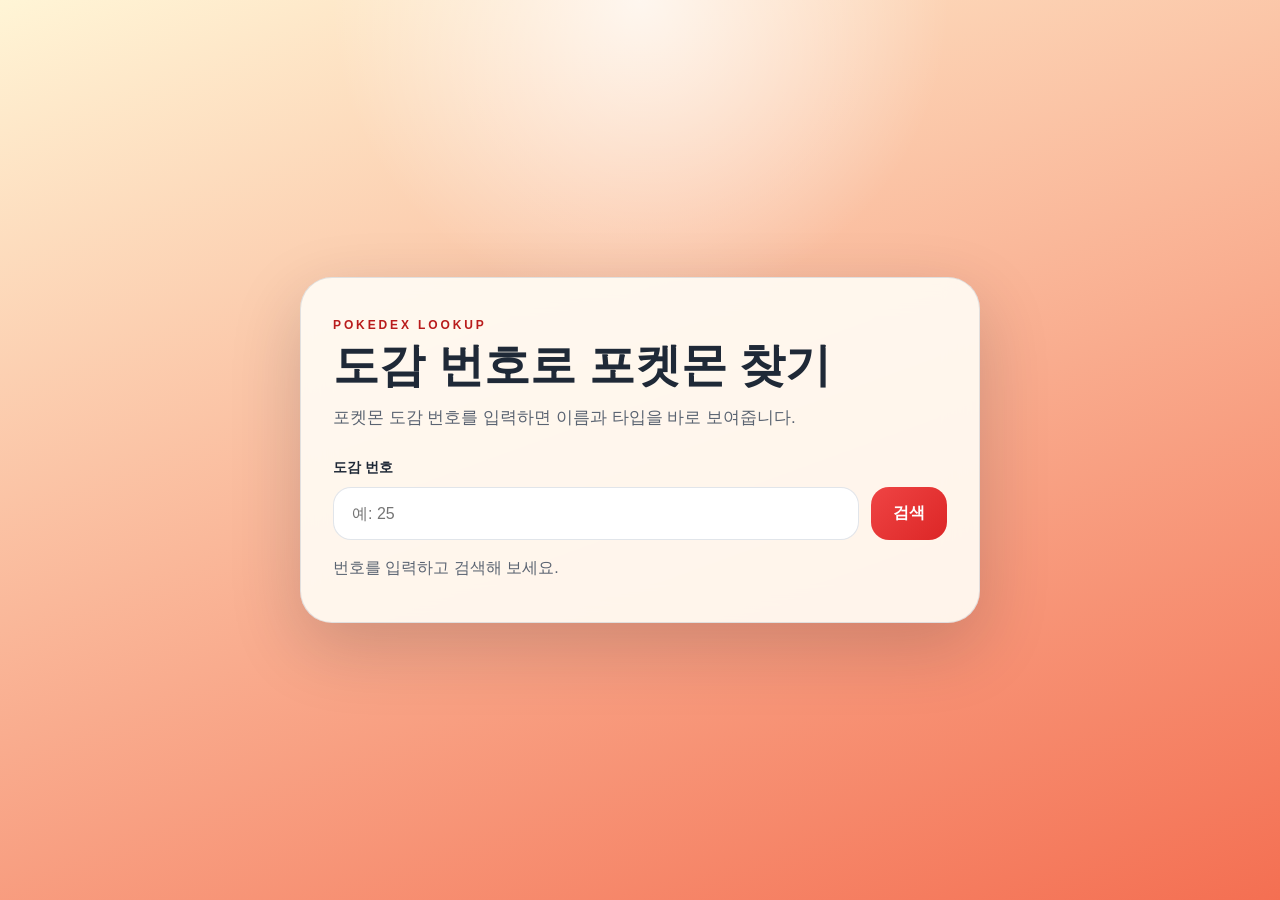
<file: week1/index.html>
<!DOCTYPE html>
<html lang="ko">

<head>
  <meta charset="UTF-8" />
  <meta name="viewport" content="width=device-width, initial-scale=1.0" />
  <title>포켓몬 도감 검색</title>
  <link rel="stylesheet" href="style.css" />
</head>

<body>
  <main class="app">
    <section class="panel">
      <p class="eyebrow">POKEDEX LOOKUP</p>
      <h1>도감 번호로 포켓몬 찾기</h1>
      <p class="description">
        포켓몬 도감 번호를 입력하면 이름과 타입을 바로 보여줍니다.
      </p>

      <form id="searchForm" class="search-form">
        <label class="input-label" for="pokemonId">도감 번호</label>
        <div class="input-row">
          <input id="pokemonId" name="pokemonId" type="number" min="1" max="1025" placeholder="예: 25" required />
          <button type="submit">검색</button>
        </div>
      </form>

      <section id="resultCard" class="result-card is-hidden" aria-live="polite">
        <div class="image-frame">
          <img id="pokemonImage" class="pokemon-image" alt="" />
        </div>
        <p class="result-number" id="pokemonNumber"></p>
        <h2 id="pokemonName">이름</h2>
        <div class="type-list" id="pokemonTypes"></div>
      </section>

      <p id="statusMessage" class="status-message">번호를 입력하고 검색해 보세요.</p>
    </section>
  </main>

  <script src="script.js"></script>
</body>

</html>
</file>
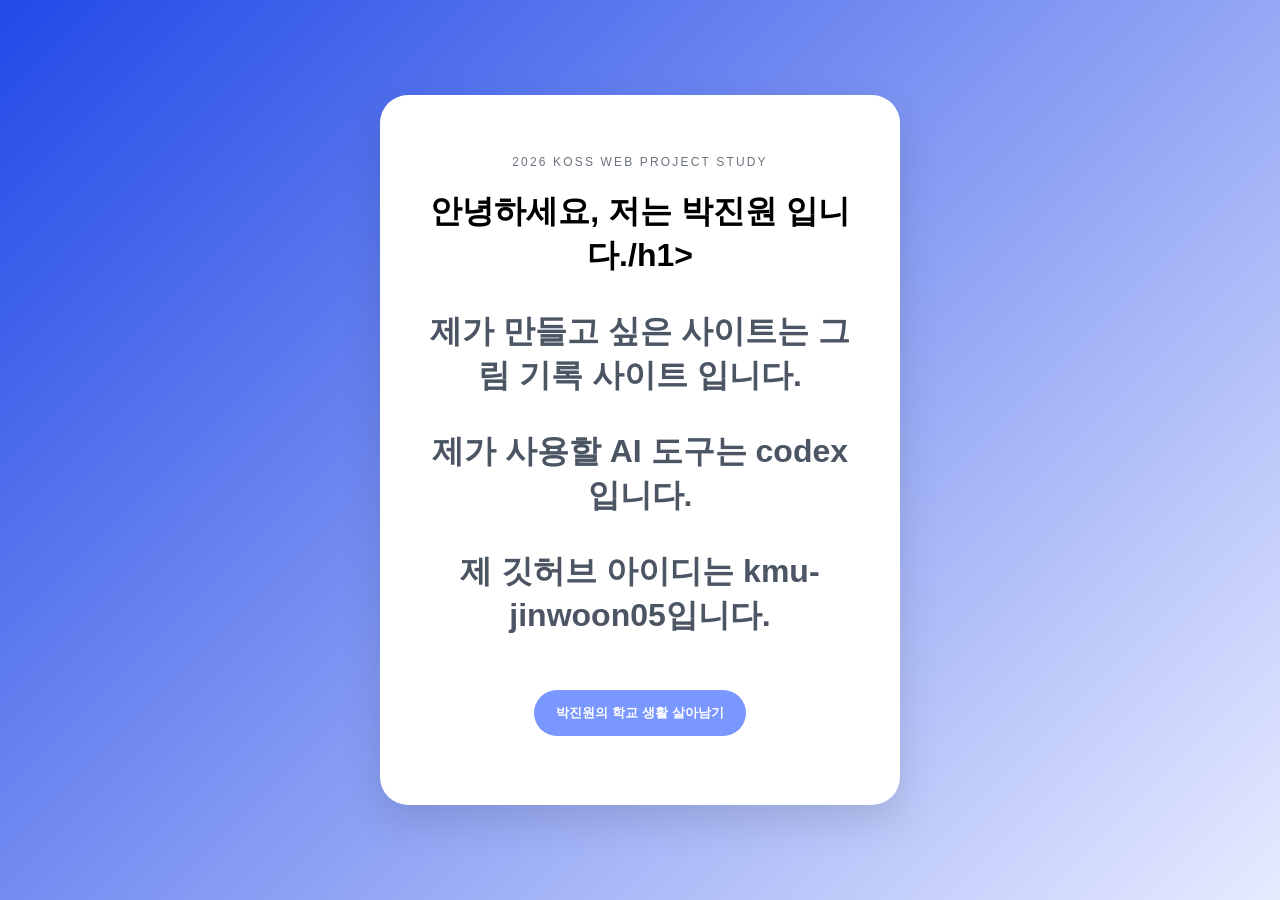
<file: week2/index.html>
<!DOCTYPE html>
<html lang="ko">

<head>
  <meta charset="UTF-8" />
  <meta name="viewport" content="width=device-width, initial-scale=1.0" />
  <title>나의 첫 웹페이지</title>
  <link rel="stylesheet" href="style.css" />
</head>

<body>
  <main class="card">
    <p class="eyebrow">2026 KOSS WEB PROJECT STUDY</p>
    <h1>안녕하세요, 저는 박진원 입니다./h1>
    <p class="desc">제가 만들고 싶은 사이트는 그림 기록 사이트 입니다.</p>
    <p class="desc">제가 사용할 AI 도구는 codex입니다.</p>
    <p class="desc">제 깃허브 아이디는 kmu-jinwoon05입니다.</p>
    <button id="cheerButton">박진원의 학교 생활 살아남기</button>
  </main>
  <script src="script.js"></script>
</body>

</html>
</file>
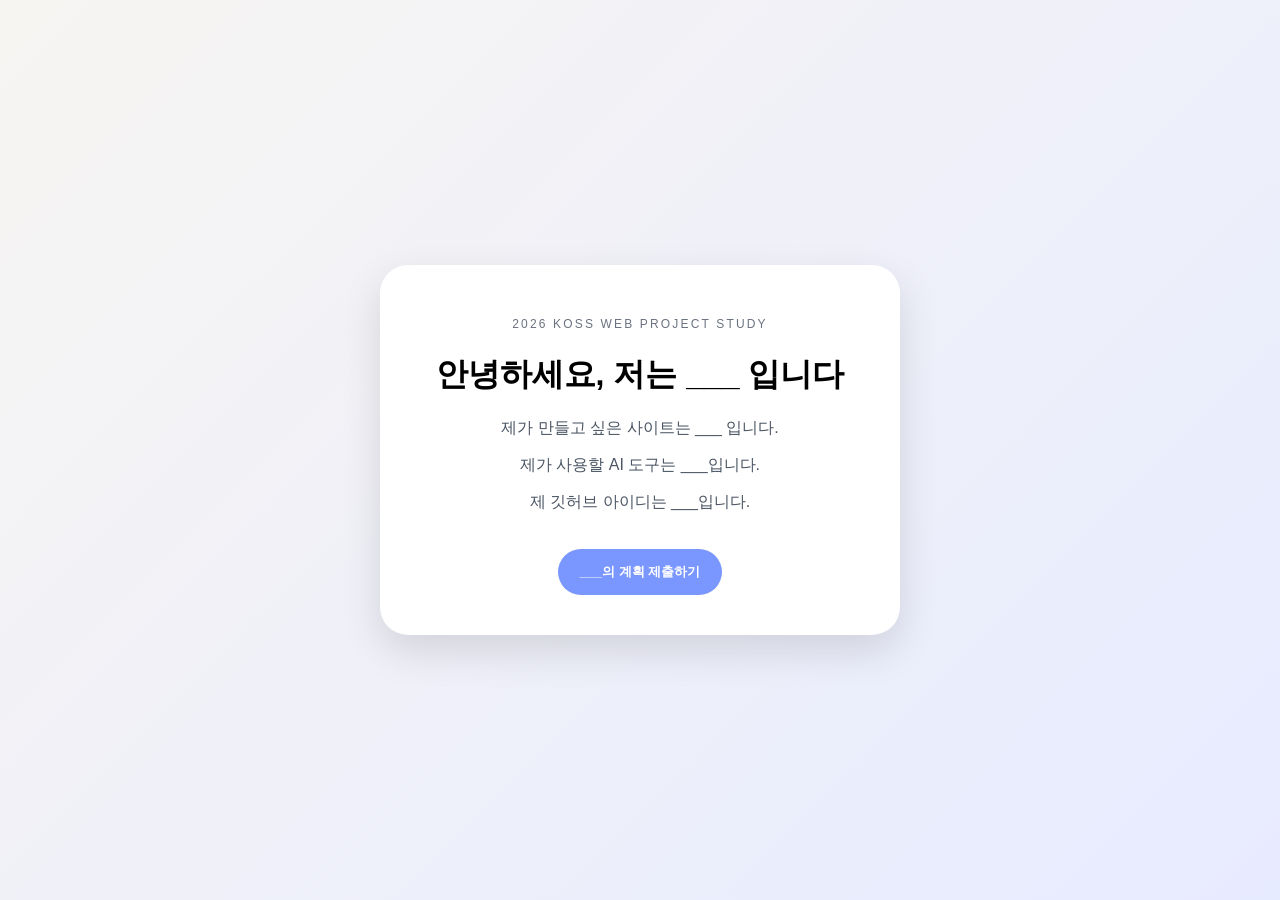
<file: projects/pahaha404/week1/index.html>
<!DOCTYPE html>
<html lang="ko">

<head>
  <meta charset="UTF-8" />
  <meta name="viewport" content="width=device-width, initial-scale=1.0" />
  <title>나의 첫 웹페이지</title>
  <link rel="stylesheet" href="style.css" />
</head>

<body>
  <main class="card">
    <p class="eyebrow">2026 KOSS WEB PROJECT STUDY</p>
    <h1>안녕하세요, 저는 ___ 입니다</h1>
    <p class="desc">제가 만들고 싶은 사이트는 ___ 입니다.</p>
    <p class="desc">제가 사용할 AI 도구는 ___입니다.</p>
    <p class="desc">제 깃허브 아이디는 ___입니다.</p>
    <button id="cheerButton">___의 계획 제출하기</button>
  </main>
  <script src="script.js"></script>
</body>

</html>
</file>
<file: week1/style.css>
* {
  box-sizing: border-box;
}

:root {
  --bg-top: #fff5d6;
  --bg-bottom: #f46f52;
  --panel: rgba(255, 252, 245, 0.92);
  --text-main: #1f2937;
  --text-sub: #5b6472;
  --accent: #ef4444;
  --accent-dark: #b91c1c;
  --border: rgba(148, 163, 184, 0.28);
}

body {
  margin: 0;
  min-height: 100vh;
  display: flex;
  justify-content: center;
  align-items: center;
  padding: 24px;
  font-family: "Pretendard", "Apple SD Gothic Neo", sans-serif;
  color: var(--text-main);
  background:
    radial-gradient(circle at top, rgba(255, 255, 255, 0.75), transparent 28%),
    linear-gradient(160deg, var(--bg-top), var(--bg-bottom));
}

.app {
  width: min(100%, 680px);
}

.panel {
  padding: 40px 32px;
  border: 1px solid var(--border);
  border-radius: 32px;
  background: var(--panel);
  box-shadow: 0 24px 70px rgba(17, 24, 39, 0.18);
  backdrop-filter: blur(16px);
}

.eyebrow {
  margin: 0 0 8px;
  letter-spacing: 0.24em;
  font-size: 12px;
  font-weight: 700;
  color: var(--accent-dark);
}

h1 {
  margin: 0;
  font-size: clamp(32px, 5vw, 46px);
  line-height: 1.1;
}

.description {
  margin: 14px 0 28px;
  font-size: 17px;
  line-height: 1.6;
  color: var(--text-sub);
}

.search-form {
  display: grid;
  gap: 10px;
}

.input-label {
  font-size: 14px;
  font-weight: 700;
}

.input-row {
  display: grid;
  grid-template-columns: 1fr auto;
  gap: 12px;
}

input,
button {
  border-radius: 18px;
  font: inherit;
}

input {
  width: 100%;
  padding: 16px 18px;
  border: 1px solid var(--border);
  background: rgba(255, 255, 255, 0.95);
}

input:focus {
  outline: 2px solid rgba(239, 68, 68, 0.24);
  border-color: rgba(239, 68, 68, 0.5);
}

button {
  border: none;
  padding: 16px 22px;
  font-weight: 800;
  color: white;
  background: linear-gradient(135deg, #ef4444, #dc2626);
  cursor: pointer;
  transition: transform 0.18s ease, box-shadow 0.18s ease;
}

button:hover {
  transform: translateY(-1px);
  box-shadow: 0 14px 28px rgba(220, 38, 38, 0.24);
}

.result-card {
  margin-top: 24px;
  padding: 24px;
  border-radius: 24px;
  background: linear-gradient(145deg, #ffffff, #fff1f1);
  border: 1px solid rgba(239, 68, 68, 0.16);
  text-align: center;
}

.image-frame {
  display: flex;
  justify-content: center;
  align-items: center;
  min-height: 200px;
  margin-bottom: 12px;
  border-radius: 20px;
  background:
    radial-gradient(circle at top, rgba(250, 204, 21, 0.28), transparent 42%),
    linear-gradient(180deg, rgba(255, 255, 255, 0.9), rgba(254, 226, 226, 0.7));
}

.pokemon-image {
  width: min(220px, 100%);
  height: 220px;
  object-fit: contain;
  image-rendering: auto;
}

.result-number {
  margin: 0 0 8px;
  font-size: 14px;
  font-weight: 700;
  color: var(--accent-dark);
}

h2 {
  margin: 0;
  font-size: 28px;
}

.type-list {
  display: flex;
  flex-wrap: wrap;
  justify-content: center;
  gap: 10px;
  margin-top: 18px;
}

.type-badge {
  padding: 10px 14px;
  border-radius: 999px;
  font-size: 14px;
  font-weight: 700;
  color: white;
}

.status-message {
  min-height: 24px;
  margin: 18px 0 0;
  color: var(--text-sub);
}

.is-hidden {
  display: none;
}

@media (max-width: 560px) {
  .panel {
    padding: 28px 20px;
  }

  .input-row {
    grid-template-columns: 1fr;
  }

  button {
    width: 100%;
  }
}
</file>
<file: week2/style.css>
* {
  box-sizing: border-box;
}

body {
  margin: 0;
  min-height: 100vh;
  display: flex;
  justify-content: center;
  align-items: center;
  font-family: 'Pretendard', 'Apple SD Gothic Neo', sans-serif;
  background: linear-gradient(135deg, #2149e7, #e7ebff);
}

.card {
  width: min(520px, 92vw);
  padding: 48px;
  border-radius: 28px;
  background: white;
  box-shadow: 0 16px 40px rgba(0, 0, 0, 0.12);
  text-align: center;
}

.eyebrow {
  letter-spacing: 0.18em;
  font-size: 12px;
  color: #6b7280;
}

.desc {
  color: #4b5563;
}

button {
  margin-top: 20px;
  border: none;
  padding: 14px 22px;
  border-radius: 999px;
  background: #7a96ff;
  color: white;
  font-weight: 700;
  cursor: pointer;
}
</file>
<file: projects/pahaha404/week1/style.css>
* {
  box-sizing: border-box;
}

body {
  margin: 0;
  min-height: 100vh;
  display: flex;
  justify-content: center;
  align-items: center;
  font-family: 'Pretendard', 'Apple SD Gothic Neo', sans-serif;
  background: linear-gradient(135deg, #f7f5f2, #e7ebff);
}

.card {
  width: min(520px, 92vw);
  padding: 40px;
  border-radius: 28px;
  background: white;
  box-shadow: 0 16px 40px rgba(0, 0, 0, 0.12);
  text-align: center;
}

.eyebrow {
  letter-spacing: 0.18em;
  font-size: 12px;
  color: #6b7280;
}

.desc {
  color: #4b5563;
}

button {
  margin-top: 20px;
  border: none;
  padding: 14px 22px;
  border-radius: 999px;
  background: #7a96ff;
  color: white;
  font-weight: 700;
  cursor: pointer;
}
</file>
